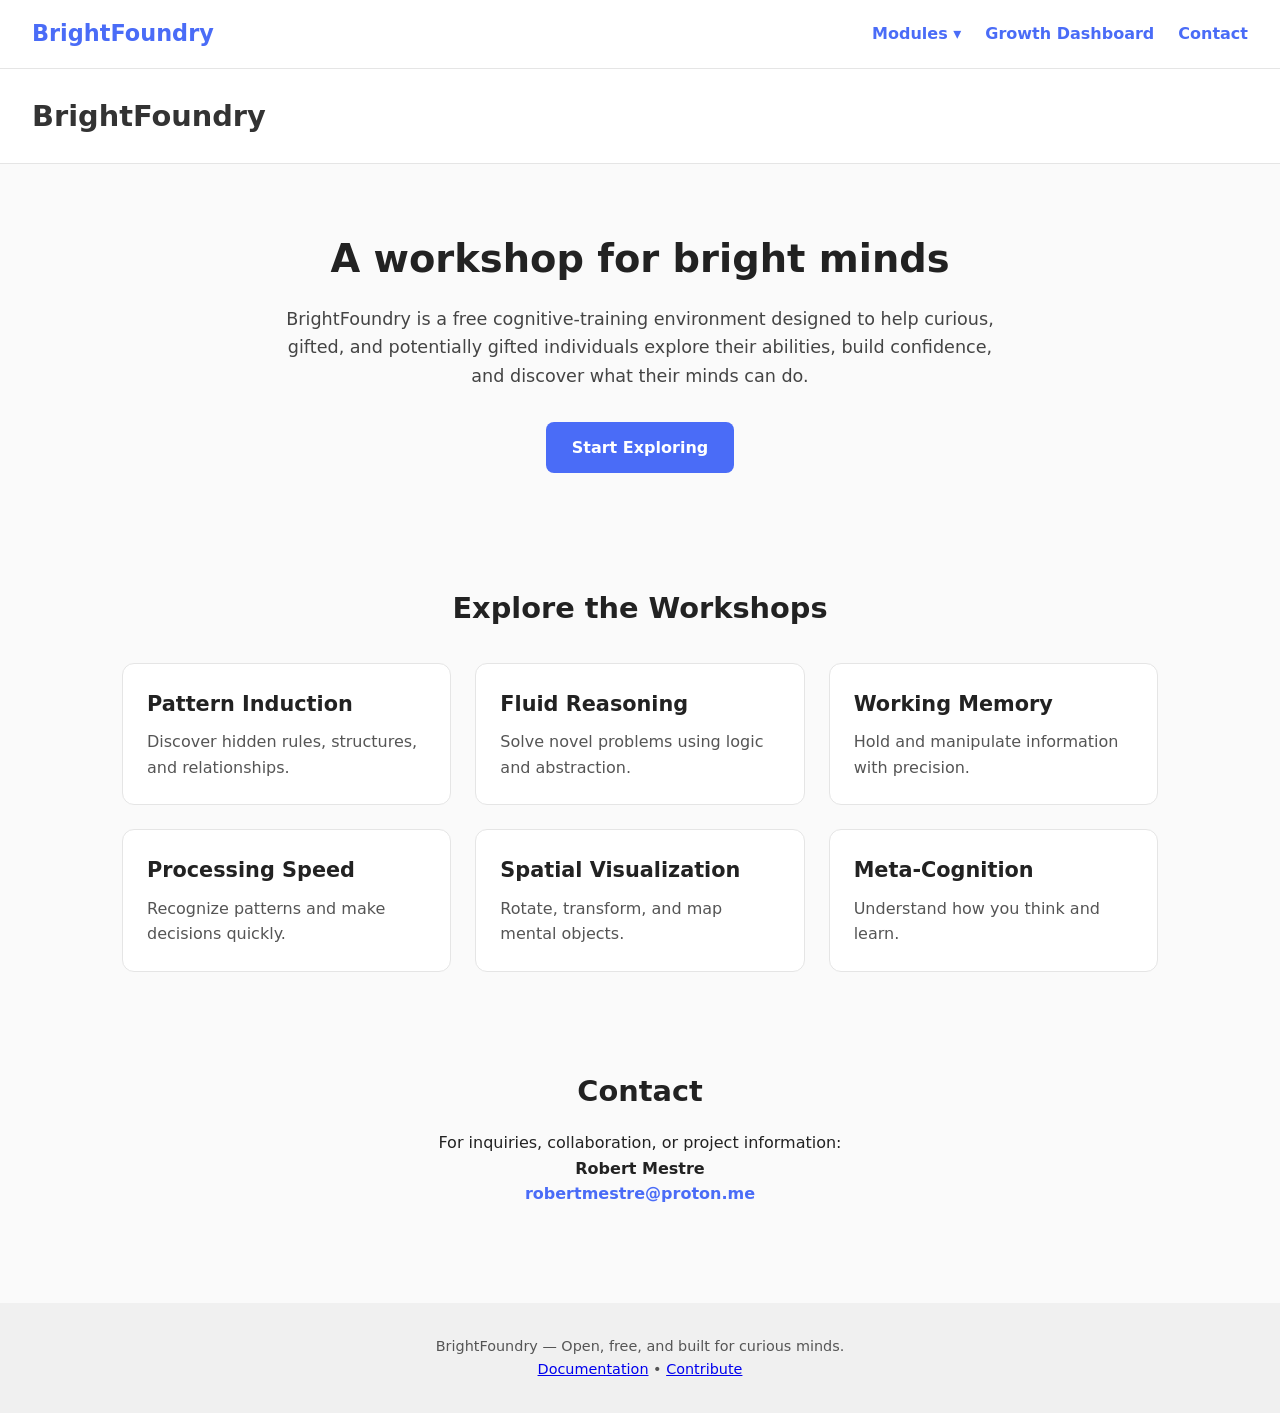
<file: index.html>
<!DOCTYPE html>
<html lang="en">
<head>
    <meta charset="UTF-8" />
    <meta name="viewport" content="width=device-width, initial-scale=1.0" />
    <title>BrightFoundry</title>
    <link rel="stylesheet" href="assets/css/global.css" />
</head>

<body>

    <!-- Global Navigation -->
    <nav class="bf-nav">
        <div class="nav-left">
            <a href="index.html" class="nav-logo">BrightFoundry</a>
        </div>

        <div class="nav-right">

            <!-- Dropdown Menu -->
            <div class="dropdown">
                <span class="dropdown-toggle">Modules ▾</span>
                <div class="dropdown-menu">
                    <a href="modules/pattern-induction/index.html">Pattern Induction</a>
                    <a href="modules/fluid-reasoning/index.html">Fluid Reasoning</a>
                    <a href="modules/working-memory/index.html">Working Memory</a>
                    <a href="modules/processing-speed/index.html">Processing Speed</a>
                    <a href="modules/spatial-visualization/index.html">Spatial Visualization</a>
                    <a href="modules/meta-cognition/index.html">Meta‑Cognition</a>
                </div>
            </div>

            <a href="growth/growth.html">Growth Dashboard</a>
            <a href="#contact">Contact</a>
        </div>
    </nav>

    <!-- Header -->
    <header class="bf-header">
        <div class="logo">
            <h1>BrightFoundry</h1>
        </div>
    </header>

    <!-- Hero Section -->
    <section class="bf-hero">
        <h2>A workshop for bright minds</h2>
        <p>
            BrightFoundry is a free cognitive‑training environment designed to help curious,
            gifted, and potentially gifted individuals explore their abilities, build confidence,
            and discover what their minds can do.
        </p>
        <a href="#modules" class="bf-cta">Start Exploring</a>
    </section>

    <!-- Modules Section -->
    <section id="modules" class="bf-modules">
        <h3>Explore the Workshops</h3>

        <div class="module-grid">

            <a class="module-card" href="modules/pattern-induction/index.html">
                <h4>Pattern Induction</h4>
                <p>Discover hidden rules, structures, and relationships.</p>
            </a>

            <a class="module-card" href="modules/fluid-reasoning/index.html">
                <h4>Fluid Reasoning</h4>
                <p>Solve novel problems using logic and abstraction.</p>
            </a>

            <a class="module-card" href="modules/working-memory/index.html">
                <h4>Working Memory</h4>
                <p>Hold and manipulate information with precision.</p>
            </a>

            <a class="module-card" href="modules/processing-speed/index.html">
                <h4>Processing Speed</h4>
                <p>Recognize patterns and make decisions quickly.</p>
            </a>

            <a class="module-card" href="modules/spatial-visualization/index.html">
                <h4>Spatial Visualization</h4>
                <p>Rotate, transform, and map mental objects.</p>
            </a>

            <a class="module-card" href="modules/meta-cognition/index.html">
                <h4>Meta‑Cognition</h4>
                <p>Understand how you think and learn.</p>
            </a>

        </div>
    </section>

    <!-- Contact Section -->
    <section id="contact" class="bf-contact">
        <h3>Contact</h3>
        <p>For inquiries, collaboration, or project information:</p>
        <p><strong>Robert Mestre</strong></p>
        <p><a href="mailto:robertmestre@proton.me">robertmestre@proton.me</a></p>
    </section>

    <!-- Footer -->
    <footer class="bf-footer">
        <p>BrightFoundry — Open, free, and built for curious minds.</p>
        <p><a href="docs/overview.md">Documentation</a> • <a href="docs/contributing.md">Contribute</a></p>
    </footer>

</body>
</html>
</file>
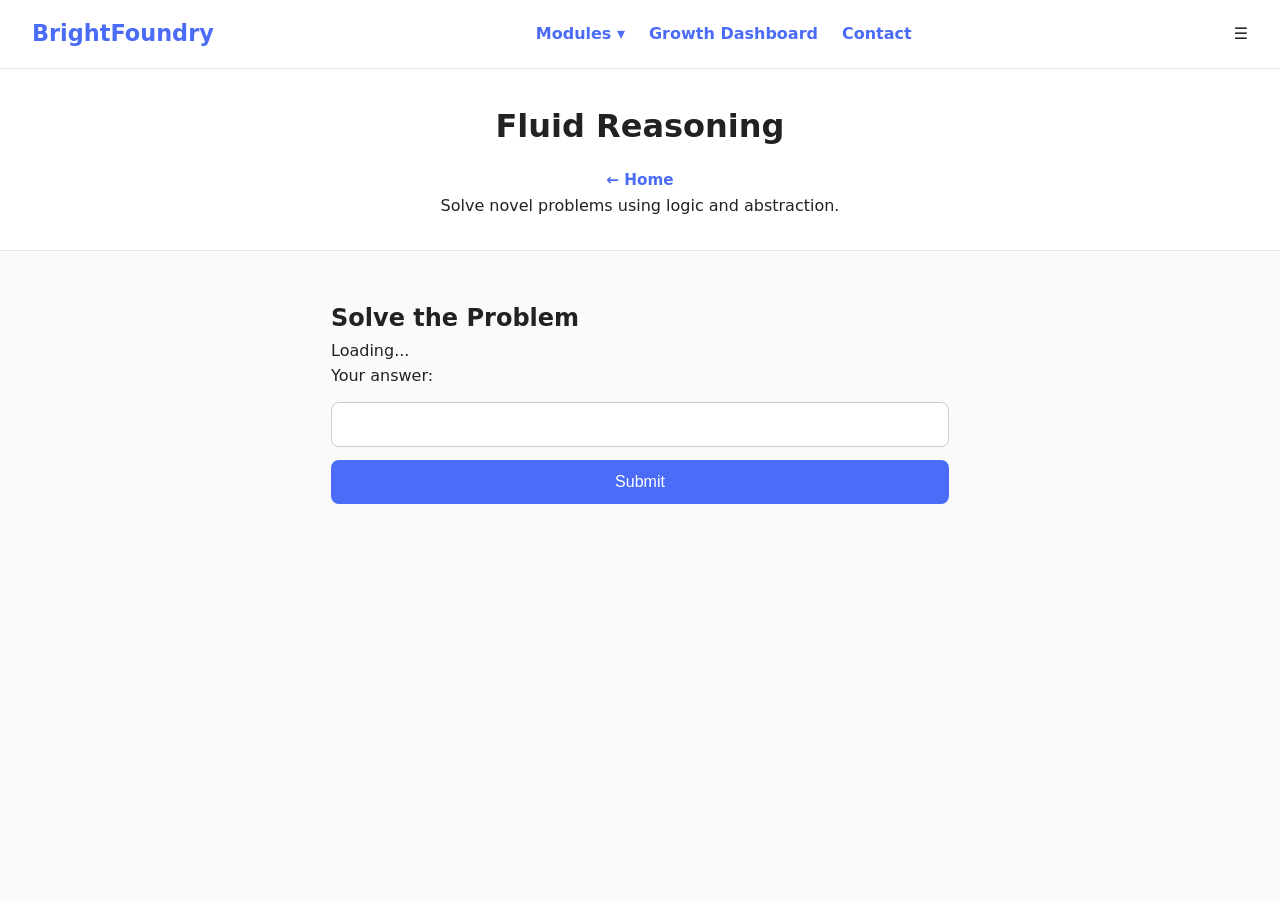
<file: modules/fluid-reasoning/index.html>
<!DOCTYPE html>
<html lang="en">
<head>
    <meta charset="UTF-8" />
    <meta name="viewport" content="width=device-width, initial-scale=1.0" />
    <title>Fluid Reasoning — BrightFoundry</title>
    <link rel="stylesheet" href="../../assets/css/global.css" />
    <link rel="stylesheet" href="styles.css" />
</head>

<body>

<nav class="bf-nav">
    <div class="nav-left">
        <a href="../../index.html" class="nav-logo">BrightFoundry</a>
    </div>

    <div class="nav-right desktop-nav">
        <div class="dropdown">
            <span class="dropdown-toggle">Modules ▾</span>
            <div class="dropdown-menu">
                <a href="../pattern-induction/index.html">Pattern Induction</a>
                <a href="../fluid-reasoning/index.html">Fluid Reasoning</a>
                <a href="../working-memory/index.html">Working Memory</a>
                <a href="../processing-speed/index.html">Processing Speed</a>
                <a href="../spatial-visualization/index.html">Spatial Visualization</a>
                <a href="../meta-cognition/index.html">Meta‑Cognition</a>
            </div>
        </div>

        <a href="../../growth/growth.html">Growth Dashboard</a>
        <a href="../../index.html#contact">Contact</a>
    </div>

    <div class="mobile-menu-icon" onclick="toggleMobileMenu()">☰</div>

    <div id="mobile-menu" class="mobile-menu hidden">
        <a href="../../index.html#modules">Modules</a>
        <a href="../../growth/growth.html">Growth Dashboard</a>
        <a href="../../index.html#contact">Contact</a>

        <div class="mobile-submenu">
            <a href="../pattern-induction/index.html">Pattern Induction</a>
            <a href="../fluid-reasoning/index.html">Fluid Reasoning</a>
            <a href="../working-memory/index.html">Working Memory</a>
            <a href="../processing-speed/index.html">Processing Speed</a>
            <a href="../spatial-visualization/index.html">Spatial Visualization</a>
            <a href="../meta-cognition/index.html">Meta‑Cognition</a>
        </div>
    </div>
</nav>

<script>
function toggleMobileMenu() {
    document.getElementById("mobile-menu").classList.toggle("hidden");
}
</script>

<header class="module-header">
    <h1>Fluid Reasoning</h1>
    <a class="home-btn" href="../../index.html">← Home</a>
    <p>Solve novel problems using logic and abstraction.</p>
</header>

<main class="module-container">

    <div class="reasoning-box">
        <h2>Solve the Problem</h2>
        <p id="problem-display">Loading...</p>
    </div>

    <div class="input-area">
        <label>Your answer:</label>
        <input id="user-answer" type="text" />
        <button id="submit-btn">Submit</button>
    </div>

    <p id="feedback"></p>
    <button id="next-btn" class="hidden">Next Problem</button>

</main>

<script src="logic.js"></script>
</body>
</html>
</file>
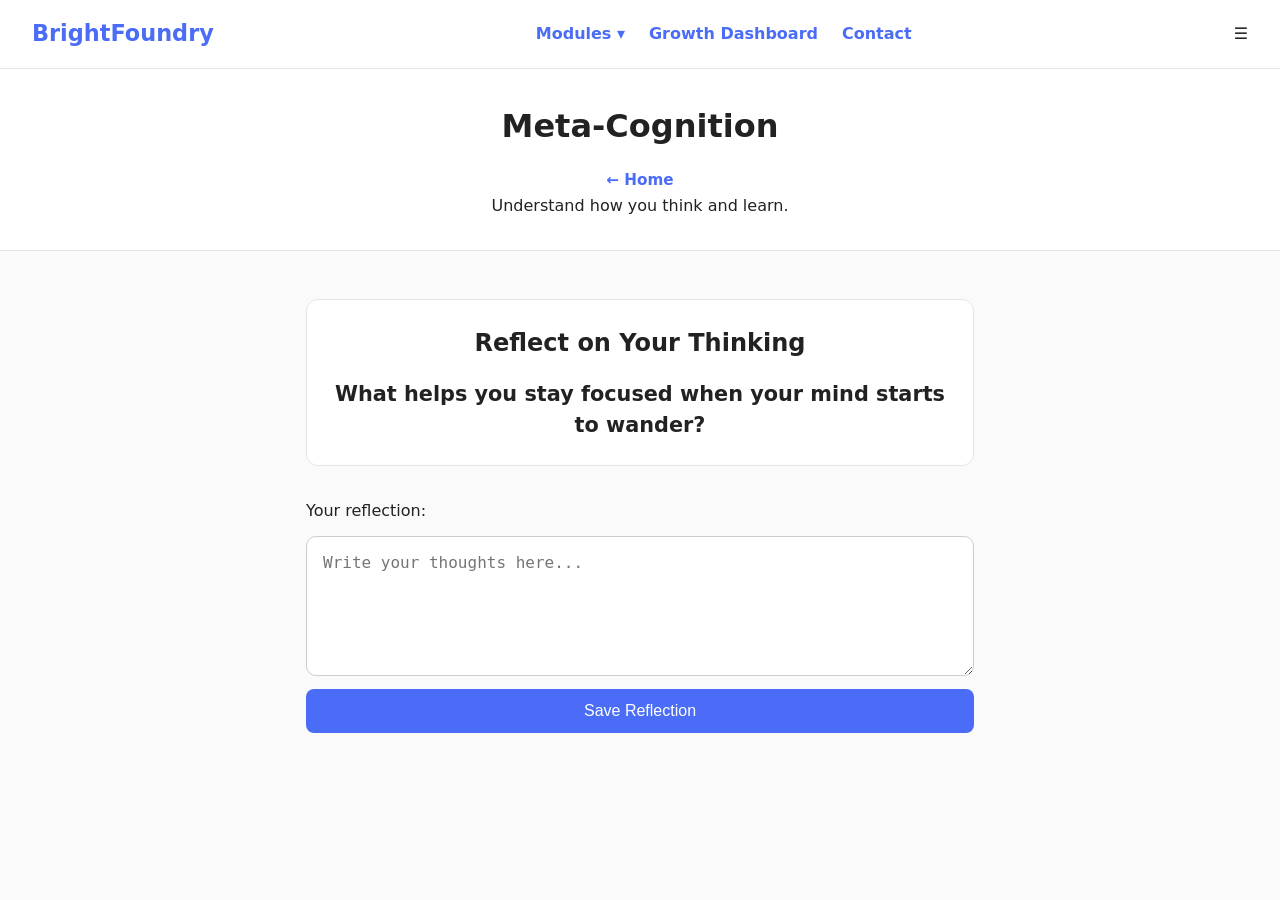
<file: modules/meta-cognition/index.html>
<!DOCTYPE html>
<html lang="en">
<head>
    <meta charset="UTF-8" />
    <meta name="viewport" content="width=device-width, initial-scale=1.0" />
    <title>Meta‑Cognition — BrightFoundry</title>
    <link rel="stylesheet" href="../../assets/css/global.css" />
    <link rel="stylesheet" href="styles.css" />
</head>

<body>

<nav class="bf-nav">
    <div class="nav-left">
        <a href="../../index.html" class="nav-logo">BrightFoundry</a>
    </div>

    <div class="nav-right desktop-nav">
        <div class="dropdown">
            <span class="dropdown-toggle">Modules ▾</span>
            <div class="dropdown-menu">
                <a href="../pattern-induction/index.html">Pattern Induction</a>
                <a href="../fluid-reasoning/index.html">Fluid Reasoning</a>
                <a href="../working-memory/index.html">Working Memory</a>
                <a href="../processing-speed/index.html">Processing Speed</a>
                <a href="../spatial-visualization/index.html">Spatial Visualization</a>
                <a href="../meta-cognition/index.html">Meta‑Cognition</a>
            </div>
        </div>

        <a href="../../growth/growth.html">Growth Dashboard</a>
        <a href="../../index.html#contact">Contact</a>
    </div>

    <div class="mobile-menu-icon" onclick="toggleMobileMenu()">☰</div>

    <div id="mobile-menu" class="mobile-menu hidden">
        <a href="../../index.html#modules">Modules</a>
        <a href="../../growth/growth.html">Growth Dashboard</a>
        <a href="../../index.html#contact">Contact</a>

        <div class="mobile-submenu">
            <a href="../pattern-induction/index.html">Pattern Induction</a>
            <a href="../fluid-reasoning/index.html">Fluid Reasoning</a>
            <a href="../working-memory/index.html">Working Memory</a>
            <a href="../processing-speed/index.html">Processing Speed</a>
            <a href="../spatial-visualization/index.html">Spatial Visualization</a>
            <a href="../meta-cognition/index.html">Meta‑Cognition</a>
        </div>
    </div>
</nav>

<script>
function toggleMobileMenu() {
    document.getElementById("mobile-menu").classList.toggle("hidden");
}
</script>

<header class="module-header">
    <h1>Meta‑Cognition</h1>
    <a class="home-btn" href="../../index.html">← Home</a>
    <p>Understand how you think and learn.</p>
</header>

<main class="module-container">

    <div class="meta-box">
        <h2>Reflect on Your Thinking</h2>
        <p id="prompt-display">Loading...</p>
    </div>

    <div class="input-area">
        <label>Your reflection:</label>
        <textarea id="user-response" placeholder="Write your thoughts here..."></textarea>
        <button id="submit-btn">Save Reflection</button>
    </div>

    <p id="feedback"></p>
    <button id="next-btn" class="hidden">Next Prompt</button>

</main>

<script src="logic.js"></script>
</body>
</html>
</file>
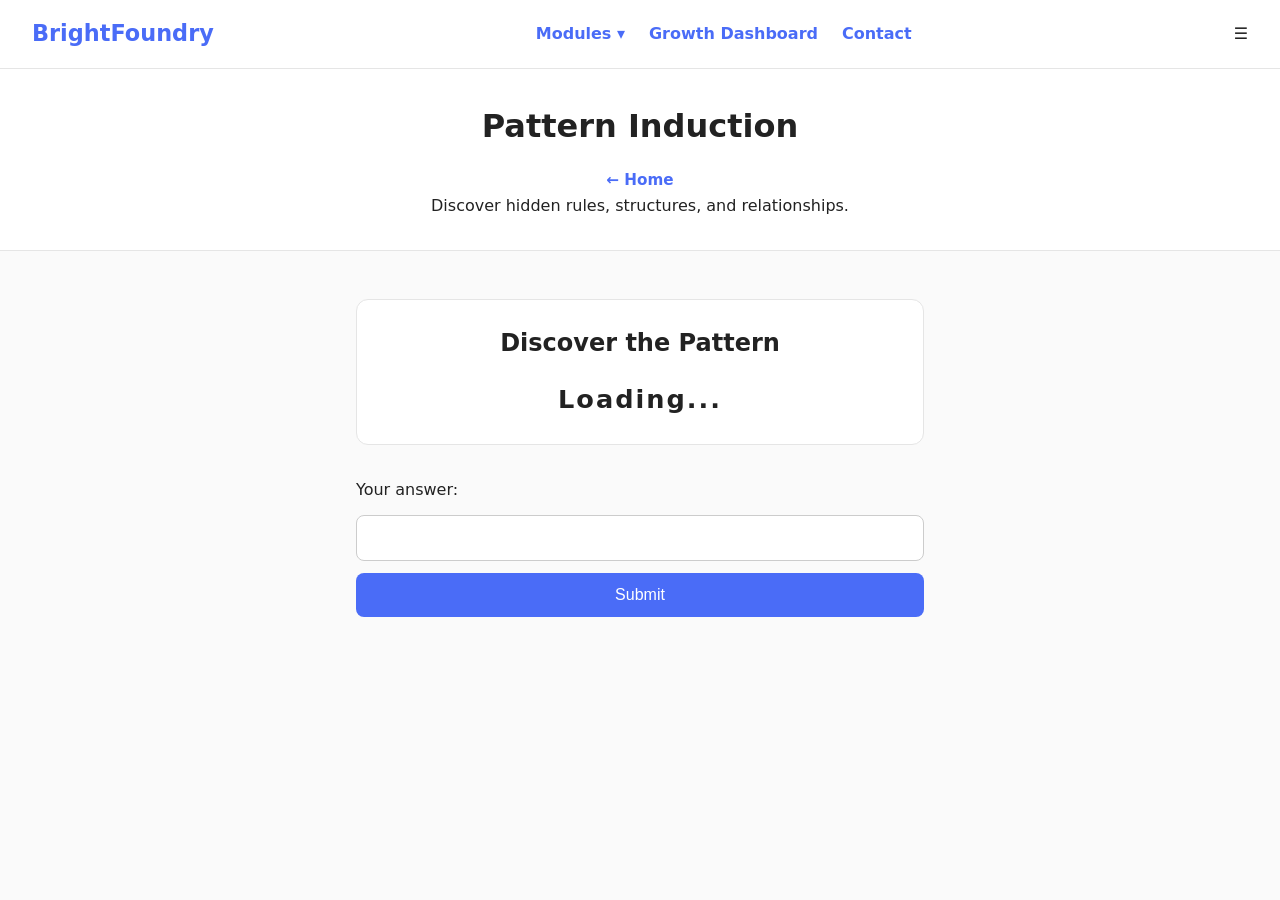
<file: modules/pattern-induction/index.html>
<!DOCTYPE html>
<html lang="en">
<head>
    <meta charset="UTF-8" />
    <meta name="viewport" content="width=device-width, initial-scale=1.0" />
    <title>Pattern Induction — BrightFoundry</title>
    <link rel="stylesheet" href="../../assets/css/global.css" />
    <link rel="stylesheet" href="styles.css" />
</head>

<body>

<nav class="bf-nav">
    <div class="nav-left">
        <a href="../../index.html" class="nav-logo">BrightFoundry</a>
    </div>

    <div class="nav-right desktop-nav">
        <div class="dropdown">
            <span class="dropdown-toggle">Modules ▾</span>
            <div class="dropdown-menu">
                <a href="../pattern-induction/index.html">Pattern Induction</a>
                <a href="../fluid-reasoning/index.html">Fluid Reasoning</a>
                <a href="../working-memory/index.html">Working Memory</a>
                <a href="../processing-speed/index.html">Processing Speed</a>
                <a href="../spatial-visualization/index.html">Spatial Visualization</a>
                <a href="../meta-cognition/index.html">Meta‑Cognition</a>
            </div>
        </div>

        <a href="../../growth/growth.html">Growth Dashboard</a>
        <a href="../../index.html#contact">Contact</a>
    </div>

    <div class="mobile-menu-icon" onclick="toggleMobileMenu()">☰</div>

    <div id="mobile-menu" class="mobile-menu hidden">
        <a href="../../index.html#modules">Modules</a>
        <a href="../../growth/growth.html">Growth Dashboard</a>
        <a href="../../index.html#contact">Contact</a>

        <div class="mobile-submenu">
            <a href="../pattern-induction/index.html">Pattern Induction</a>
            <a href../fluid-reasoning/index.html">Fluid Reasoning</a>
            <a href="../working-memory/index.html">Working Memory</a>
            <a href="../processing-speed/index.html">Processing Speed</a>
            <a href="../spatial-visualization/index.html">Spatial Visualization</a>
            <a href="../meta-cognition/index.html">Meta‑Cognition</a>
        </div>
    </div>
</nav>

<script>
function toggleMobileMenu() {
    document.getElementById("mobile-menu").classList.toggle("hidden");
}
</script>

<header class="module-header">
    <h1>Pattern Induction</h1>
    <a class="home-btn" href="../../index.html">← Home</a>
    <p>Discover hidden rules, structures, and relationships.</p>
</header>

<main class="module-container">

    <div class="pattern-box">
        <h2>Discover the Pattern</h2>
        <p id="sequence-display">Loading...</p>
    </div>

    <div class="input-area">
        <label>Your answer:</label>
        <input id="user-answer" type="text" />
        <button id="submit-btn">Submit</button>
    </div>

    <p id="feedback"></p>
    <button id="next-btn" class="hidden">Next Pattern</button>

</main>

<script src="logic.js"></script>
</body>
</html>
</file>
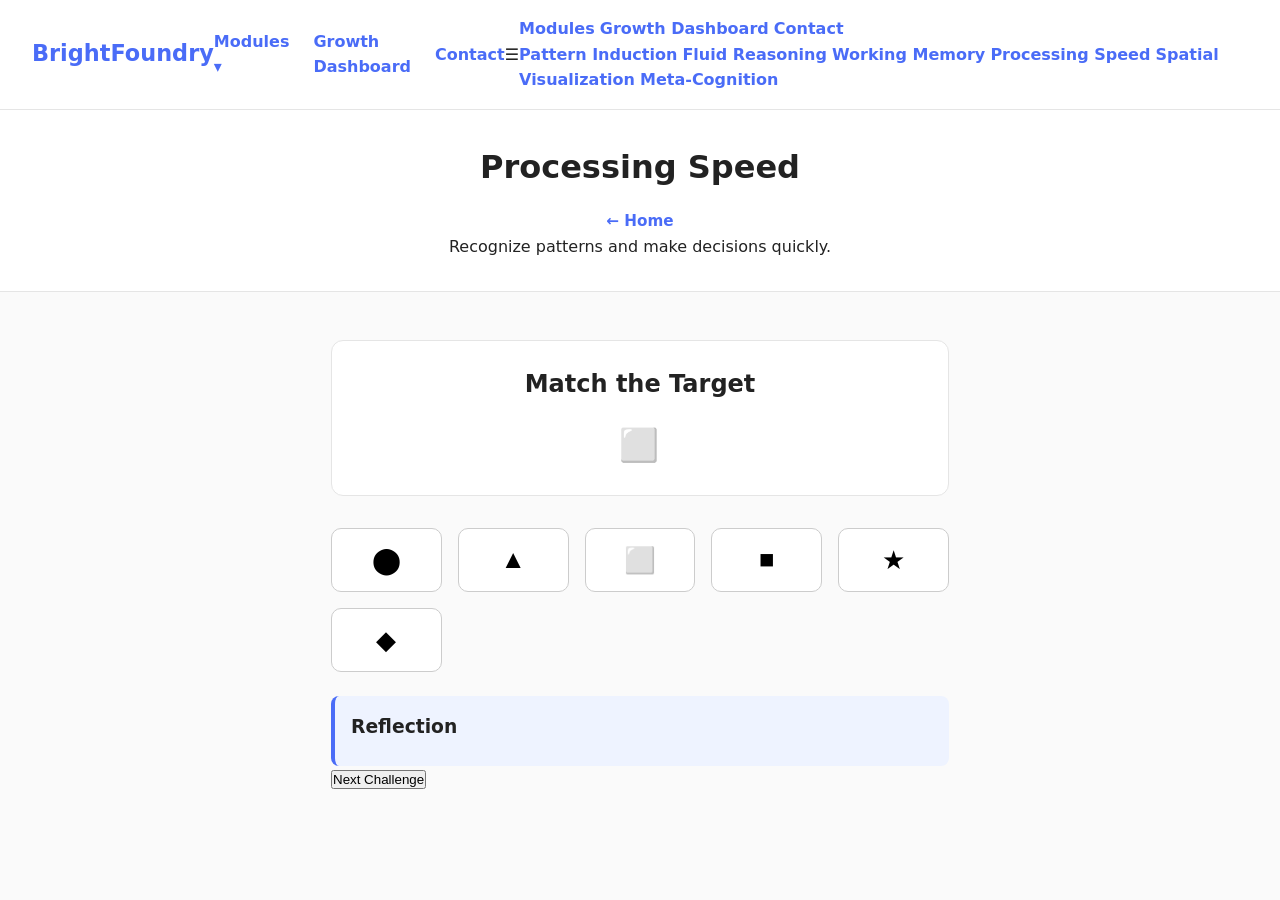
<file: modules/processing-speed/index.html>
<!DOCTYPE html>
<html lang="en">
<head>
    <meta charset="UTF-8" />
    <meta name="viewport" content="width=device-width, initial-scale=1.0" />
    <title>Processing Speed — BrightFoundry</title>
    <link rel="stylesheet" href="../../assets/css/global.css" />
    <link rel="stylesheet" href="styles.css" />
</head>

<body>

<nav class="bf-nav">
    <div class="nav-left">
        <a href="../../index.html" class="nav-logo">BrightFoundry</a>
    </div>

    <div class="nav-right desktop-nav">
        <div class="dropdown">
            <span class="dropdown-toggle">Modules ▾</span>
            <div class="dropdown-menu">
                <a href="../pattern-induction/index.html">Pattern Induction</a>
                <a href="../fluid-reasoning/index.html">Fluid Reasoning</a>
                <a href="../working-memory/index.html">Working Memory</a>
                <a href="../processing-speed/index.html">Processing Speed</a>
                <a href="../spatial-visualization/index.html">Spatial Visualization</a>
                <a href="../meta-cognition/index.html">Meta‑Cognition</a>
            </div>
        </div>

        <a href="../../growth/growth.html">Growth Dashboard</a>
        <a href="../../index.html#contact">Contact</a>
    </div>

    <div class="mobile-menu-icon" onclick="toggleMobileMenu()">☰</div>

    <div id="mobile-menu" class="mobile-menu hidden">
        <a href="../../index.html#modules">Modules</a>
        <a href="../../growth/growth.html">Growth Dashboard</a>
        <a href="../../index.html#contact">Contact</a>

        <div class="mobile-submenu">
            <a href="../pattern-induction/index.html">Pattern Induction</a>
            <a href="../fluid-reasoning/index.html">Fluid Reasoning</a>
            <a href="../working-memory/index.html">Working Memory</a>
            <a href="../processing-speed/index.html">Processing Speed</a>
            <a href="../spatial-visualization/index.html">Spatial Visualization</a>
            <a href="../meta-cognition/index.html">Meta‑Cognition</a>
        </div>
    </div>
</nav>

<script>
function toggleMobileMenu() {
    document.getElementById("mobile-menu").classList.toggle("hidden");
}
</script>

<header class="module-header">
    <h1>Processing Speed</h1>
    <a class="home-btn" href="../../index.html">← Home</a>
    <p>Recognize patterns and make decisions quickly.</p>
</header>

<main class="module-container">

    <div class="speed-box">
        <h2>Match the Target</h2>
        <p id="target-display">Loading...</p>
    </div>

    <div class="options-grid" id="options-grid"></div>

    <p id="feedback"></p>

    <div id="reflection-box" class="reflection hidden">
        <h3>Reflection</h3>
        <p></p>
    </div>

    <button id="next-btn" class="hidden">Next Challenge</button>

</main>

<script src="logic.js"></script>
</body>
</html>
</file>
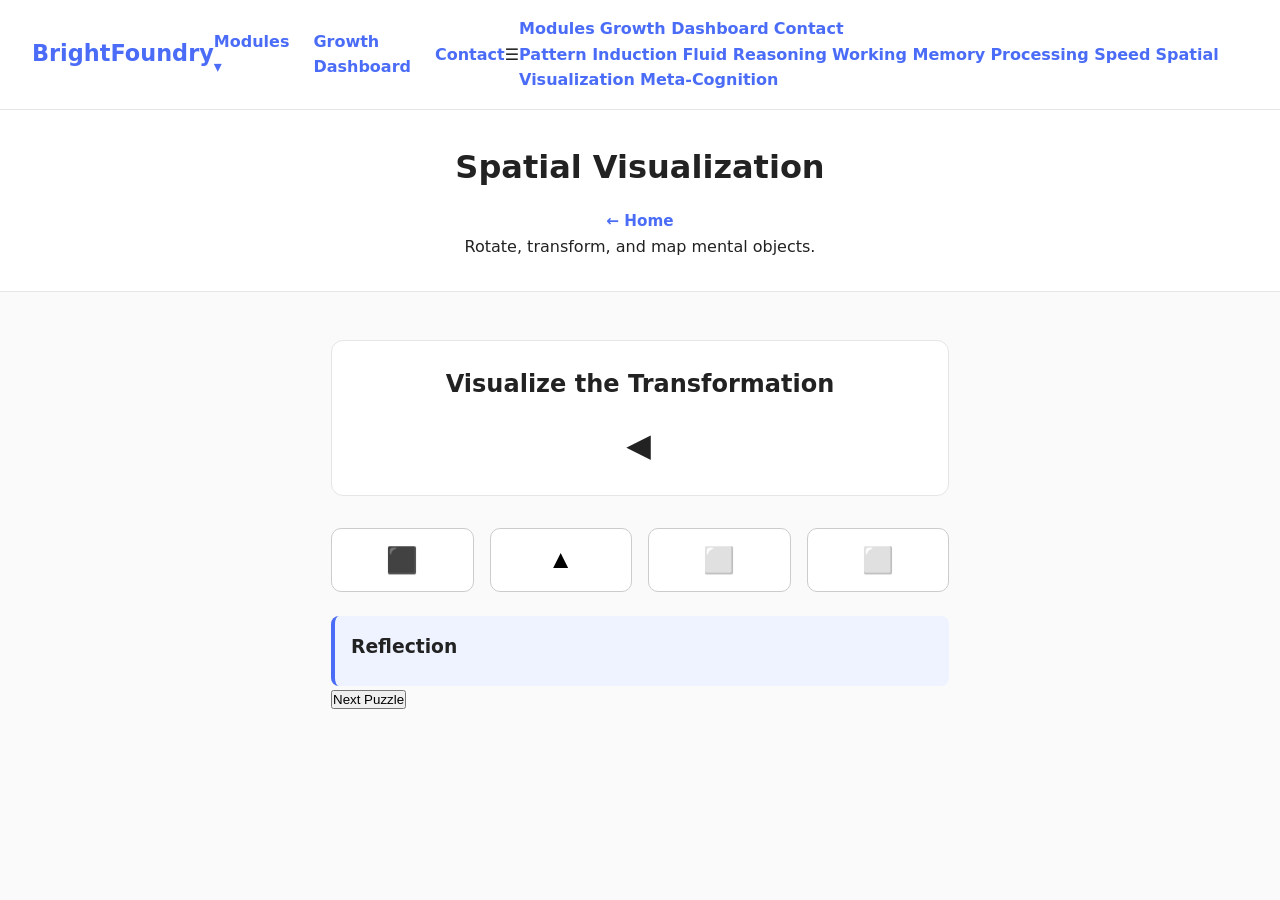
<file: modules/spatial-visualization/index.html>
<!DOCTYPE html>
<html lang="en">
<head>
    <meta charset="UTF-8" />
    <meta name="viewport" content="width=device-width, initial-scale=1.0" />
    <title>Spatial Visualization — BrightFoundry</title>
    <link rel="stylesheet" href="../../assets/css/global.css" />
    <link rel="stylesheet" href="styles.css" />
</head>

<body>

<nav class="bf-nav">
    <div class="nav-left">
        <a href="../../index.html" class="nav-logo">BrightFoundry</a>
    </div>

    <div class="nav-right desktop-nav">
        <div class="dropdown">
            <span class="dropdown-toggle">Modules ▾</span>
            <div class="dropdown-menu">
                <a href="../pattern-induction/index.html">Pattern Induction</a>
                <a href="../fluid-reasoning/index.html">Fluid Reasoning</a>
                <a href="../working-memory/index.html">Working Memory</a>
                <a href="../processing-speed/index.html">Processing Speed</a>
                <a href="../spatial-visualization/index.html">Spatial Visualization</a>
                <a href="../meta-cognition/index.html">Meta‑Cognition</a>
            </div>
        </div>

        <a href="../../growth/growth.html">Growth Dashboard</a>
        <a href="../../index.html#contact">Contact</a>
    </div>

    <div class="mobile-menu-icon" onclick="toggleMobileMenu()">☰</div>

    <div id="mobile-menu" class="mobile-menu hidden">
        <a href="../../index.html#modules">Modules</a>
        <a href="../../growth/growth.html">Growth Dashboard</a>
        <a href="../../index.html#contact">Contact</a>

        <div class="mobile-submenu">
            <a href="../pattern-induction/index.html">Pattern Induction</a>
            <a href="../fluid-reasoning/index.html">Fluid Reasoning</a>
            <a href="../working-memory/index.html">Working Memory</a>
            <a href="../processing-speed/index.html">Processing Speed</a>
            <a href="../spatial-visualization/index.html">Spatial Visualization</a>
            <a href="../meta-cognition/index.html">Meta‑Cognition</a>
        </div>
    </div>
</nav>

<script>
function toggleMobileMenu() {
    document.getElementById("mobile-menu").classList.toggle("hidden");
}
</script>

<header class="module-header">
    <h1>Spatial Visualization</h1>
    <a class="home-btn" href="../../index.html">← Home</a>
    <p>Rotate, transform, and map mental objects.</p>
</header>

<main class="module-container">

    <div class="spatial-box">
        <h2>Visualize the Transformation</h2>
        <p id="spatial-display">Loading...</p>
    </div>

    <div class="options-grid" id="options-grid"></div>

    <p id="feedback"></p>

    <div id="reflection-box" class="reflection hidden">
        <h3>Reflection</h3>
        <p></p>
    </div>

    <button id="next-btn" class="hidden">Next Puzzle</button>

</main>

<script src="logic.js"></script>
</body>
</html>
</file>
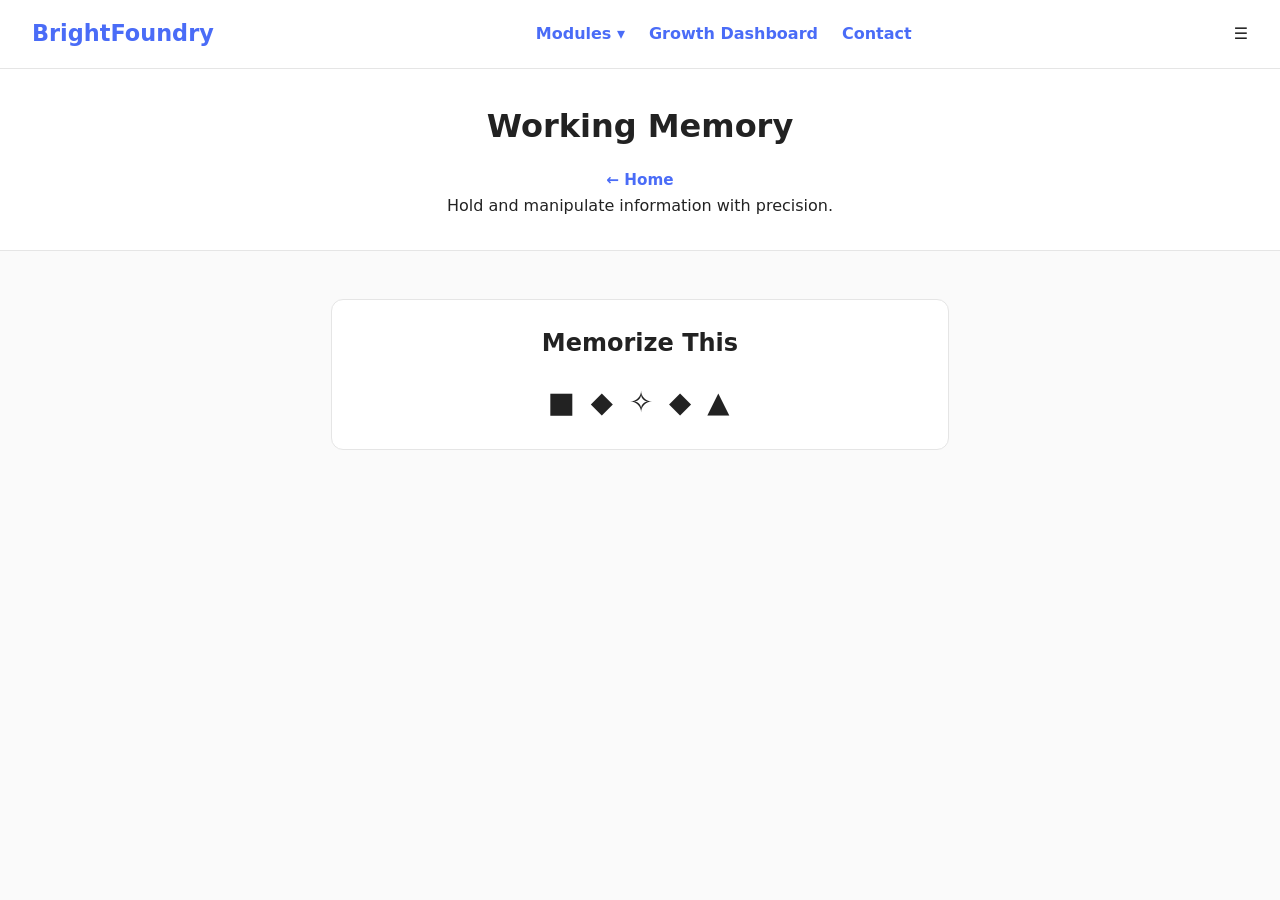
<file: modules/working-memory/index.html>
<!DOCTYPE html>
<html lang="en">
<head>
    <meta charset="UTF-8" />
    <meta name="viewport" content="width=device-width, initial-scale=1.0" />
    <title>Working Memory — BrightFoundry</title>
    <link rel="stylesheet" href="../../assets/css/global.css" />
    <link rel="stylesheet" href="styles.css" />
</head>

<body>

<nav class="bf-nav">
    <div class="nav-left">
        <a href="../../index.html" class="nav-logo">BrightFoundry</a>
    </div>

    <div class="nav-right desktop-nav">
        <div class="dropdown">
            <span class="dropdown-toggle">Modules ▾</span>
            <div class="dropdown-menu">
                <a href="../pattern-induction/index.html">Pattern Induction</a>
                <a href="../fluid-reasoning/index.html">Fluid Reasoning</a>
                <a href="../working-memory/index.html">Working Memory</a>
                <a href="../processing-speed/index.html">Processing Speed</a>
                <a href="../spatial-visualization/index.html">Spatial Visualization</a>
                <a href="../meta-cognition/index.html">Meta‑Cognition</a>
            </div>
        </div>

        <a href="../../growth/growth.html">Growth Dashboard</a>
        <a href="../../index.html#contact">Contact</a>
    </div>

    <div class="mobile-menu-icon" onclick="toggleMobileMenu()">☰</div>

    <div id="mobile-menu" class="mobile-menu hidden">
        <a href="../../index.html#modules">Modules</a>
        <a href="../../growth/growth.html">Growth Dashboard</a>
        <a href="../../index.html#contact">Contact</a>

        <div class="mobile-submenu">
            <a href="../pattern-induction/index.html">Pattern Induction</a>
            <a href="../fluid-reasoning/index.html">Fluid Reasoning</a>
            <a href="../working-memory/index.html">Working Memory</a>
            <a href="../processing-speed/index.html">Processing Speed</a>
            <a href="../spatial-visualization/index.html">Spatial Visualization</a>
            <a href="../meta-cognition/index.html">Meta‑Cognition</a>
        </div>
    </div>
</nav>

<script>
function toggleMobileMenu() {
    document.getElementById("mobile-menu").classList.toggle("hidden");
}
</script>

<header class="module-header">
    <h1>Working Memory</h1>
    <a class="home-btn" href="../../index.html">← Home</a>
    <p>Hold and manipulate information with precision.</p>
</header>

<main class="module-container">

    <div class="memory-box">
        <h2>Memorize This</h2>
        <p id="memory-display">Loading...</p>
    </div>

    <div class="input-area hidden" id="input-area">
        <label>Enter what you remember:</label>
        <input id="user-answer" type="text" placeholder="Type here" />
        <button id="submit-btn">Submit</button>
    </div>

    <p id="feedback"></p>

    <div id="reflection-box" class="reflection hidden">
        <h3>Reflection</h3>
        <p></p>
    </div>

    <button id="next-btn" class="hidden">Next Challenge</button>

</main>

<script src="logic.js"></script>
</body>
</html>
</file>
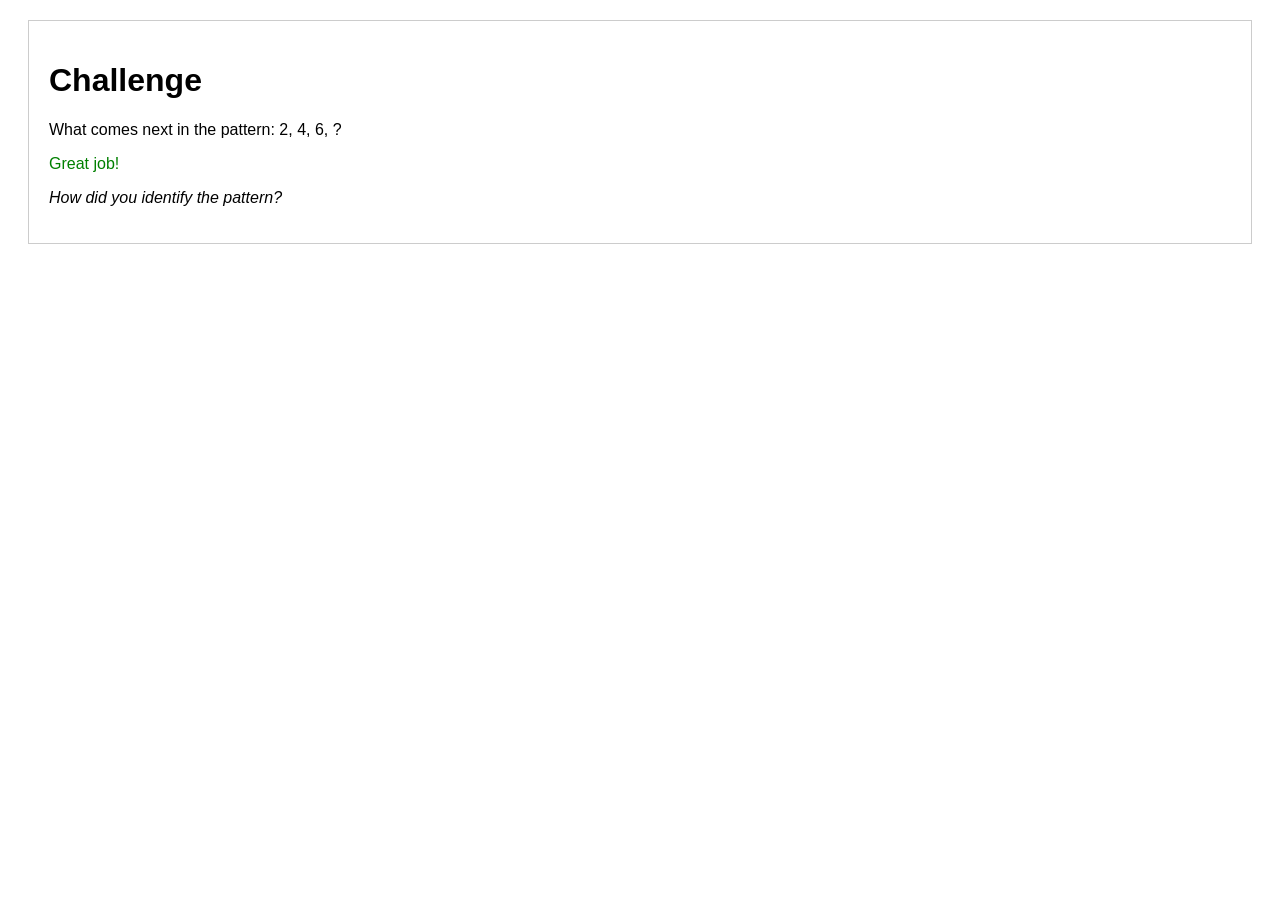
<file: test.html>
<!DOCTYPE html>
<html lang="en">
<head>
    <meta charset="UTF-8">
    <meta name="viewport" content="width=device-width, initial-scale=1.0">
    <title>BrightFoundry - Cognitive Training</title>
    <style>
        body { font-family: Arial, sans-serif; }
        .challenge { margin: 20px; padding: 20px; border: 1px solid #ccc; }
        .feedback { color: green; }
        .reflection { font-style: italic; }
    </style>
</head>
<body>
    <div class="challenge">
        <h1>Challenge</h1>
        <p id="challengeText"></p>
        <p class="feedback" id="feedbackText"></p>
        <p class="reflection" id="reflectionText"></p>
    </div>
    <script>
        function generateChallenge(module) {
            const challenges = {
                "Pattern Induction": { "challenge": "What comes next in the pattern: 2, 4, 6, ?", "correct_answer": "8", "feedback": "Great job!", "reflection": "How did you identify the pattern?", "metadata": { "module": "Pattern Induction", "difficulty": "Medium", "type": "sequence" } },
                "Fluid Reasoning": { "challenge": "If a cat is to kittens, then a dog is to ?", "correct_answer": "puppies", "feedback": "Nice work!", "reflection": "What led to your conclusion?", "metadata": { "module": "Fluid Reasoning", "difficulty": "Medium", "type": "puzzle" } }
                // Add more modules as needed
            };
            return challenges[module];
        }

        const challenge = generateChallenge("Pattern Induction");
        document.getElementById('challengeText').innerText = challenge.challenge;
        document.getElementById('feedbackText').innerText = challenge.feedback;
        document.getElementById('reflectionText').innerText = challenge.reflection;
    </script>
</body>
</html>
</file>
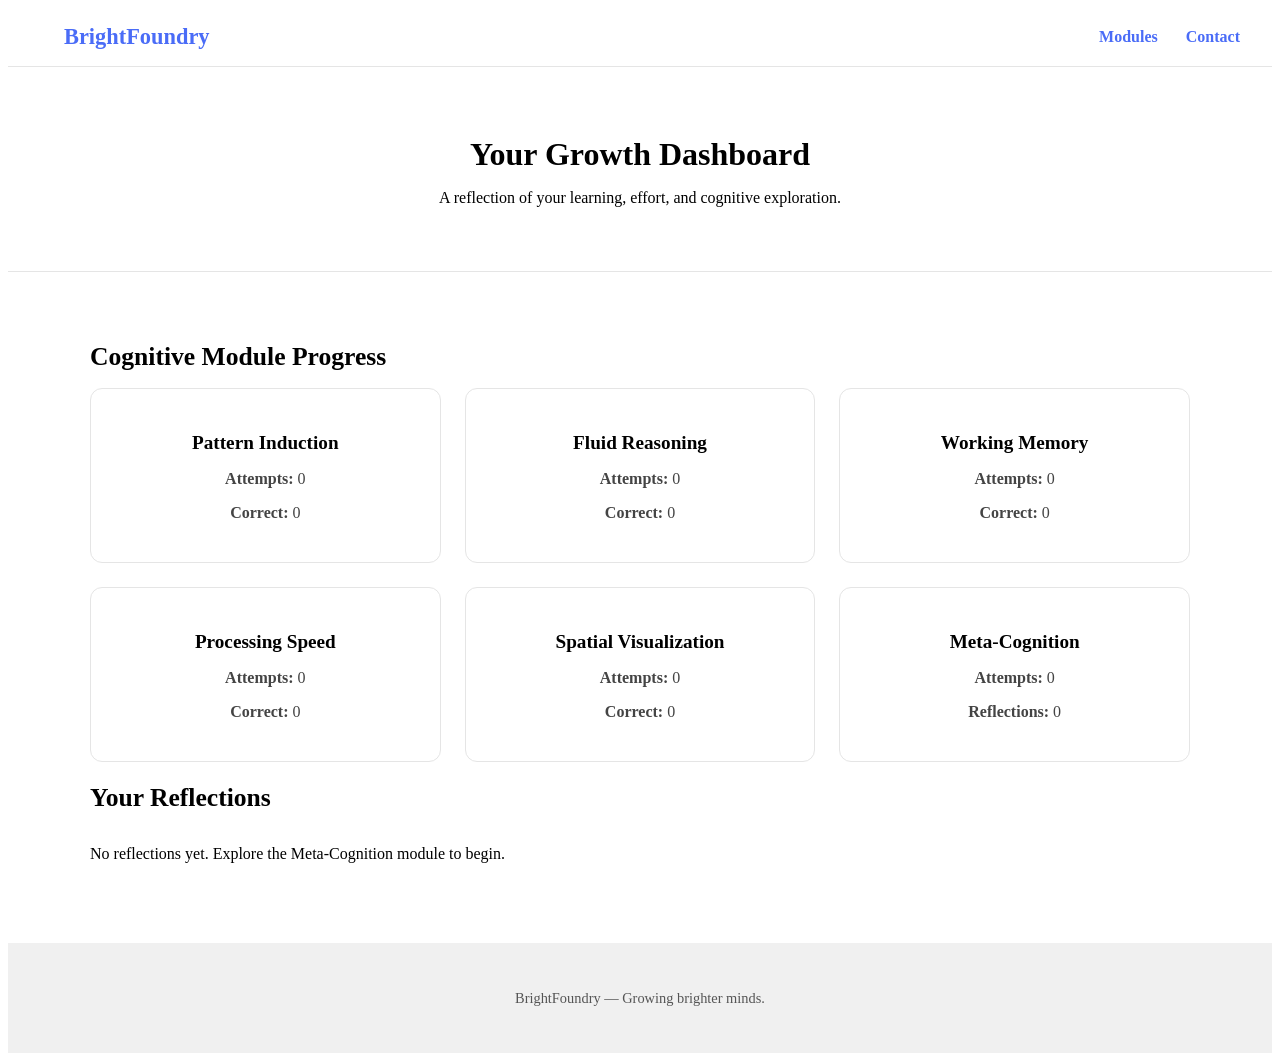
<file: growth/growth.html>
<!DOCTYPE html>
<html lang="en">
<head>
    <meta charset="UTF-8" />
    <meta name="viewport" content="width=device-width, initial-scale=1.0" />
    <title>Growth Dashboard — BrightFoundry</title>
    <link rel="stylesheet" href="growth.css" />
</head>

<body>

    <!-- Global Navigation -->
    <nav class="bf-nav">
        <div class="nav-left">
            <a href="../index.html" class="nav-logo">BrightFoundry</a>
        </div>
        <div class="nav-right">
            <a href="../index.html#modules">Modules</a>
            <a href="../index.html#contact">Contact</a>
        </div>
    </nav>

    <header class="dashboard-header">
        <h1>Your Growth Dashboard</h1>
        <p>A reflection of your learning, effort, and cognitive exploration.</p>
    </header>

    <main class="dashboard-container">

        <!-- Stats Section -->
        <section class="stats-section">
            <h2>Cognitive Module Progress</h2>
            <div id="stats-grid" class="stats-grid">
                <!-- Stats injected by JS -->
            </div>
        </section>

        <!-- Reflections Section -->
        <section class="reflections-section">
            <h2>Your Reflections</h2>
            <div id="reflections-list" class="reflections-list">
                <!-- Reflections injected by JS -->
            </div>
        </section>

    </main>

    <footer class="bf-footer">
        <p>BrightFoundry — Growing brighter minds.</p>
    </footer>

    <script src="growth.js"></script>
</body>
</html>
</file>
<file: assets/css/global.css>
/* ------------------------------
   Global Reset
------------------------------ */
* {
    margin: 0;
    padding: 0;
    box-sizing: border-box;
}

body {
    font-family: system-ui, sans-serif;
    background: #fafafa;
    color: #222;
    line-height: 1.6;
}

/* ------------------------------
   Global Navigation Bar
------------------------------ */
.bf-nav {
    display: flex;
    justify-content: space-between;
    align-items: center;
    padding: 1rem 2rem;
    background: #ffffff;
    border-bottom: 1px solid #e5e5e5;
    position: sticky;
    top: 0;
    z-index: 1000;
}

.nav-logo {
    font-size: 1.4rem;
    font-weight: 700;
    color: #333;
    text-decoration: none;
}

/* Right side links */
.nav-right {
    display: flex;
    align-items: center;
    gap: 1.5rem;
}

.bf-nav a {
    text-decoration: none;
    color: #4a6cf7;
    font-weight: 600;
}

.bf-nav a:hover {
    text-decoration: underline;
}

/* ------------------------------
   Dropdown Menu
------------------------------ */
.dropdown {
    position: relative;
}

.dropdown-toggle {
    cursor: pointer;
    color: #4a6cf7;
    font-weight: 600;
}

.dropdown-menu {
    position: absolute;
    top: 2.4rem;
    left: 0;
    background: #ffffff;
    border: 1px solid #e5e5e5;
    border-radius: 8px;
    padding: 0.5rem 0;
    min-width: 200px;
    display: none;
    box-shadow: 0 6px 18px rgba(0,0,0,0.08);
}

.dropdown-menu a {
    display: block;
    padding: 0.6rem 1rem;
    color: #333;
    text-decoration: none;
    font-weight: 500;
}

.dropdown-menu a:hover {
    background: #eef3ff;
}

/* Show dropdown on hover */
.dropdown:hover .dropdown-menu {
    display: block;
}

/* ------------------------------
   Header
------------------------------ */
.bf-header {
    padding: 1.5rem 2rem;
    background: #ffffff;
    border-bottom: 1px solid #e5e5e5;
}

.bf-header .logo h1 {
    font-size: 1.8rem;
    font-weight: 700;
    color: #333;
}

/* ------------------------------
   Hero Section
------------------------------ */
.bf-hero {
    text-align: center;
    padding: 4rem 2rem;
    max-width: 800px;
    margin: 0 auto;
}

.bf-hero h2 {
    font-size: 2.4rem;
    margin-bottom: 1rem;
    font-weight: 700;
}

.bf-hero p {
    font-size: 1.1rem;
    margin-bottom: 2rem;
    color: #444;
}

.bf-cta {
    display: inline-block;
    padding: 0.8rem 1.6rem;
    background: #4a6cf7;
    color: #fff;
    border-radius: 8px;
    text-decoration: none;
    font-weight: 600;
    transition: background 0.2s ease;
}

.bf-cta:hover {
    background: #3d5be0;
}

/* ------------------------------
   Modules Section
------------------------------ */
.bf-modules {
    padding: 3rem 2rem;
    max-width: 1100px;
    margin: 0 auto;
}

.bf-modules h3 {
    text-align: center;
    font-size: 1.8rem;
    margin-bottom: 2rem;
}

.module-grid {
    display: grid;
    grid-template-columns: repeat(auto-fit, minmax(260px, 1fr));
    gap: 1.5rem;
}

.module-card {
    background: #ffffff;
    padding: 1.5rem;
    border-radius: 12px;
    text-decoration: none;
    color: #222;
    border: 1px solid #e5e5e5;
    transition: transform 0.15s ease, box-shadow 0.15s ease;
}

.module-card:hover {
    transform: translateY(-4px);
    box-shadow: 0 6px 18px rgba(0,0,0,0.08);
}

.module-card h4 {
    font-size: 1.3rem;
    margin-bottom: 0.5rem;
    font-weight: 600;
}

.module-card p {
    color: #555;
}

/* ------------------------------
   Contact Section
------------------------------ */
.bf-contact {
    padding: 3rem 2rem;
    max-width: 800px;
    margin: 0 auto;
    text-align: center;
}

.bf-contact h3 {
    font-size: 1.8rem;
    margin-bottom: 1rem;
}

.bf-contact a {
    color: #4a6cf7;
    text-decoration: none;
    font-weight: 600;
}

.bf-contact a:hover {
    text-decoration: underline;
}

/* ------------------------------
   Footer
------------------------------ */
.bf-footer {
    text-align: center;
    padding: 2rem;
    margin-top: 3rem;
    background: #f0f0f0;
    color: #555;
    font-size: 0.9rem;
}
</file>
<file: modules/fluid-reasoning/styles.css>
/* ------------------------------
   Global
------------------------------ */
body {
    font-family: system-ui, sans-serif;
    background: #fafafa;
    color: #222;
    margin: 0;
    padding: 0;
}

/* ------------------------------
   Header
------------------------------ */
.module-header {
    text-align: center;
    padding: 2rem;
    background: #ffffff;
    border-bottom: 1px solid #e5e5e5;
}

.module-header h1 {
    font-size: 2rem;
    margin-bottom: 0.5rem;
}

/* Home Button */
.home-btn {
    display: inline-block;
    margin-top: 0.5rem;
    color: #4a6cf7;
    text-decoration: none;
    font-weight: 600;
    font-size: 0.95rem;
}

.home-btn:hover {
    text-decoration: underline;
}

/* ------------------------------
   Main Container
------------------------------ */
.module-container {
    max-width: 650px;
    margin: 2rem auto;
    padding: 1rem;
}

/* ------------------------------
   Puzzle Display
------------------------------ */
.puzzle-box {
    background: #ffffff;
    padding: 1.5rem;
    border-radius: 12px;
    border: 1px solid #e5e5e5;
    text-align: center;
    margin-bottom: 2rem;
}

.puzzle-box h2 {
    margin-bottom: 1rem;
}

#puzzle-display {
    font-size: 1.3rem;
    font-weight: 600;
    line-height: 1.5;
}

/* ------------------------------
   Input Area
------------------------------ */
.input-area {
    display: flex;
    flex-direction: column;
    gap: 0.8rem;
}

input {
    padding: 0.8rem;
    border-radius: 8px;
    border: 1px solid #ccc;
    font-size: 1rem;
}

button {
    padding: 0.8rem 1.2rem;
    background: #4a6cf7;
    color: #fff;
    border: none;
    border-radius: 8px;
    font-size: 1rem;
    cursor: pointer;
}

button:hover {
    background: #3d5be0;
}

.hidden {
    display: none;
}

/* ------------------------------
   Feedback
------------------------------ */
#feedback {
    margin-top: 1rem;
    font-weight: 600;
    text-align: center;
}

/* ------------------------------
   Reflection Box
------------------------------ */
.reflection {
    background: #eef3ff;
    border-left: 4px solid #4a6cf7;
    padding: 1rem;
    margin-top: 1.5rem;
    border-radius: 8px;
}

.reflection h3 {
    margin-bottom: 0.5rem;
}

/* ------------------------------
   Responsive
------------------------------ */
@media (max-width: 480px) {
    .module-container {
        padding: 0.5rem;
    }

    #puzzle-display {
        font-size: 1.2rem;
    }

    button {
        font-size: 0.95rem;
    }
}
</file>
<file: modules/meta-cognition/styles.css>
/* ------------------------------
   Global
------------------------------ */
body {
    font-family: system-ui, sans-serif;
    background: #fafafa;
    color: #222;
    margin: 0;
    padding: 0;
}

/* ------------------------------
   Header
------------------------------ */
.module-header {
    text-align: center;
    padding: 2rem;
    background: #ffffff;
    border-bottom: 1px solid #e5e5e5;
}

.module-header h1 {
    font-size: 2rem;
    margin-bottom: 0.5rem;
}

/* Home Button */
.home-btn {
    display: inline-block;
    margin-top: 0.5rem;
    color: #4a6cf7;
    text-decoration: none;
    font-weight: 600;
    font-size: 0.95rem;
}

.home-btn:hover {
    text-decoration: underline;
}

/* ------------------------------
   Main Container
------------------------------ */
.module-container {
    max-width: 700px;
    margin: 2rem auto;
    padding: 1rem;
}

/* ------------------------------
   Meta Prompt Display
------------------------------ */
.meta-box {
    background: #ffffff;
    padding: 1.5rem;
    border-radius: 12px;
    border: 1px solid #e5e5e5;
    text-align: center;
    margin-bottom: 2rem;
}

.meta-box h2 {
    margin-bottom: 1rem;
}

#prompt-display {
    font-size: 1.3rem;
    font-weight: 600;
    line-height: 1.5;
}

/* ------------------------------
   Input Area
------------------------------ */
.input-area {
    display: flex;
    flex-direction: column;
    gap: 0.8rem;
}

textarea {
    padding: 1rem;
    border-radius: 10px;
    border: 1px solid #ccc;
    font-size: 1rem;
    min-height: 140px;
    resize: vertical;
}

button {
    padding: 0.8rem 1.2rem;
    background: #4a6cf7;
    color: #fff;
    border: none;
    border-radius: 8px;
    font-size: 1rem;
    cursor: pointer;
}

button:hover {
    background: #3d5be0;
}

.hidden {
    display: none;
}

/* ------------------------------
   Feedback
------------------------------ */
#feedback {
    margin-top: 1rem;
    font-weight: 600;
    text-align: center;
}

/* ------------------------------
   Responsive
------------------------------ */
@media (max-width: 480px) {
    .module-container {
        padding: 0.5rem;
    }

    #prompt-display {
        font-size: 1.1rem;
    }

    button {
        font-size: 0.95rem;
    }
}
</file>
<file: modules/pattern-induction/styles.css>
/* ------------------------------
   Global
------------------------------ */
body {
    font-family: system-ui, sans-serif;
    background: #fafafa;
    color: #222;
    margin: 0;
    padding: 0;
}

/* ------------------------------
   Header
------------------------------ */
.module-header {
    text-align: center;
    padding: 2rem;
    background: #ffffff;
    border-bottom: 1px solid #e5e5e5;
}

.module-header h1 {
    font-size: 2rem;
    margin-bottom: 0.5rem;
}

/* Home Button */
.home-btn {
    display: inline-block;
    margin-top: 0.5rem;
    color: #4a6cf7;
    text-decoration: none;
    font-weight: 600;
    font-size: 0.95rem;
}

.home-btn:hover {
    text-decoration: underline;
}

/* ------------------------------
   Main Container
------------------------------ */
.module-container {
    max-width: 600px;
    margin: 2rem auto;
    padding: 1rem;
}

/* ------------------------------
   Pattern Display
------------------------------ */
.pattern-box {
    background: #ffffff;
    padding: 1.5rem;
    border-radius: 12px;
    border: 1px solid #e5e5e5;
    text-align: center;
    margin-bottom: 2rem;
}

.pattern-box h2 {
    margin-bottom: 1rem;
}

#sequence-display {
    font-size: 1.6rem;
    font-weight: 600;
    letter-spacing: 2px;
}

/* ------------------------------
   Input Area
------------------------------ */
.input-area {
    display: flex;
    flex-direction: column;
    gap: 0.8rem;
}

input {
    padding: 0.8rem;
    border-radius: 8px;
    border: 1px solid #ccc;
    font-size: 1rem;
}

button {
    padding: 0.8rem 1.2rem;
    background: #4a6cf7;
    color: #fff;
    border: none;
    border-radius: 8px;
    font-size: 1rem;
    cursor: pointer;
}

button:hover {
    background: #3d5be0;
}

.hidden {
    display: none;
}

/* ------------------------------
   Feedback
------------------------------ */
#feedback {
    margin-top: 1rem;
    font-weight: 600;
    text-align: center;
}

/* ------------------------------
   Reflection Box
------------------------------ */
.reflection {
    background: #eef3ff;
    border-left: 4px solid #4a6cf7;
    padding: 1rem;
    margin-top: 1.5rem;
    border-radius: 8px;
}

.reflection h3 {
    margin-bottom: 0.5rem;
}

/* ------------------------------
   Responsive
------------------------------ */
@media (max-width: 480px) {
    .module-container {
        padding: 0.5rem;
    }

    #sequence-display {
        font-size: 1.4rem;
        letter-spacing: 1px;
    }

    button {
        font-size: 0.95rem;
    }
}
</file>
<file: modules/processing-speed/styles.css>
/* ------------------------------
   Global
------------------------------ */
body {
    font-family: system-ui, sans-serif;
    background: #fafafa;
    color: #222;
    margin: 0;
    padding: 0;
}

/* ------------------------------
   Header
------------------------------ */
.module-header {
    text-align: center;
    padding: 2rem;
    background: #ffffff;
    border-bottom: 1px solid #e5e5e5;
}

.module-header h1 {
    font-size: 2rem;
    margin-bottom: 0.5rem;
}

/* Home Button */
.home-btn {
    display: inline-block;
    margin-top: 0.5rem;
    color: #4a6cf7;
    text-decoration: none;
    font-weight: 600;
    font-size: 0.95rem;
}

.home-btn:hover {
    text-decoration: underline;
}

/* ------------------------------
   Main Container
------------------------------ */
.module-container {
    max-width: 650px;
    margin: 2rem auto;
    padding: 1rem;
}

/* ------------------------------
   Target Display
------------------------------ */
.speed-box {
    background: #ffffff;
    padding: 1.5rem;
    border-radius: 12px;
    border: 1px solid #e5e5e5;
    text-align: center;
    margin-bottom: 2rem;
}

.speed-box h2 {
    margin-bottom: 1rem;
}

#target-display {
    font-size: 2rem;
    font-weight: 700;
    letter-spacing: 3px;
}

/* ------------------------------
   Options Grid
------------------------------ */
.options-grid {
    display: grid;
    grid-template-columns: repeat(auto-fit, minmax(90px, 1fr));
    gap: 1rem;
    margin-bottom: 1.5rem;
}

.option-btn {
    background: #ffffff;
    border: 1px solid #ccc;
    border-radius: 10px;
    padding: 1rem;
    font-size: 1.6rem;
    cursor: pointer;
    text-align: center;
    transition: background 0.2s ease, transform 0.1s ease;
}

.option-btn:hover {
    background: #eef3ff;
    transform: translateY(-2px);
}

/* ------------------------------
   Feedback
------------------------------ */
#feedback {
    margin-top: 1rem;
    font-weight: 600;
    text-align: center;
}

/* ------------------------------
   Reflection Box
------------------------------ */
.reflection {
    background: #eef3ff;
    border-left: 4px solid #4a6cf7;
    padding: 1rem;
    margin-top: 1.5rem;
    border-radius: 8px;
}

.reflection h3 {
    margin-bottom: 0.5rem;
}

/* ------------------------------
   Responsive
------------------------------ */
@media (max-width: 480px) {
    .module-container {
        padding: 0.5rem;
    }

    #target-display {
        font-size: 1.6rem;
    }

    .option-btn {
        font-size: 1.4rem;
    }
}
</file>
<file: modules/spatial-visualization/styles.css>
/* ------------------------------
   Global
------------------------------ */
body {
    font-family: system-ui, sans-serif;
    background: #fafafa;
    color: #222;
    margin: 0;
    padding: 0;
}

/* ------------------------------
   Header
------------------------------ */
.module-header {
    text-align: center;
    padding: 2rem;
    background: #ffffff;
    border-bottom: 1px solid #e5e5e5;
}

.module-header h1 {
    font-size: 2rem;
    margin-bottom: 0.5rem;
}

/* Home Button */
.home-btn {
    display: inline-block;
    margin-top: 0.5rem;
    color: #4a6cf7;
    text-decoration: none;
    font-weight: 600;
    font-size: 0.95rem;
}

.home-btn:hover {
    text-decoration: underline;
}

/* ------------------------------
   Main Container
------------------------------ */
.module-container {
    max-width: 650px;
    margin: 2rem auto;
    padding: 1rem;
}

/* ------------------------------
   Spatial Display
------------------------------ */
.spatial-box {
    background: #ffffff;
    padding: 1.5rem;
    border-radius: 12px;
    border: 1px solid #e5e5e5;
    text-align: center;
    margin-bottom: 2rem;
}

.spatial-box h2 {
    margin-bottom: 1rem;
}

#spatial-display {
    font-size: 2rem;
    font-weight: 700;
    letter-spacing: 3px;
    white-space: pre-line;
}

/* ------------------------------
   Options Grid
------------------------------ */
.options-grid {
    display: grid;
    grid-template-columns: repeat(auto-fit, minmax(90px, 1fr));
    gap: 1rem;
    margin-bottom: 1.5rem;
}

.option-btn {
    background: #ffffff;
    border: 1px solid #ccc;
    border-radius: 10px;
    padding: 1rem;
    font-size: 1.6rem;
    cursor: pointer;
    text-align: center;
    transition: background 0.2s ease, transform 0.1s ease;
    white-space: pre-line;
}

.option-btn:hover {
    background: #eef3ff;
    transform: translateY(-2px);
}

/* ------------------------------
   Feedback
------------------------------ */
#feedback {
    margin-top: 1rem;
    font-weight: 600;
    text-align: center;
}

/* ------------------------------
   Reflection Box
------------------------------ */
.reflection {
    background: #eef3ff;
    border-left: 4px solid #4a6cf7;
    padding: 1rem;
    margin-top: 1.5rem;
    border-radius: 8px;
}

.reflection h3 {
    margin-bottom: 0.5rem;
}

/* ------------------------------
   Responsive
------------------------------ */
@media (max-width: 480px) {
    .module-container {
        padding: 0.5rem;
    }

    #spatial-display {
        font-size: 1.6rem;
    }

    .option-btn {
        font-size: 1.4rem;
    }
}
</file>
<file: modules/working-memory/styles.css>
/* ------------------------------
   Global
------------------------------ */
body {
    font-family: system-ui, sans-serif;
    background: #fafafa;
    color: #222;
    margin: 0;
    padding: 0;
}

/* ------------------------------
   Header
------------------------------ */
.module-header {
    text-align: center;
    padding: 2rem;
    background: #ffffff;
    border-bottom: 1px solid #e5e5e5;
}

.module-header h1 {
    font-size: 2rem;
    margin-bottom: 0.5rem;
}

/* Home Button */
.home-btn {
    display: inline-block;
    margin-top: 0.5rem;
    color: #4a6cf7;
    text-decoration: none;
    font-weight: 600;
    font-size: 0.95rem;
}

.home-btn:hover {
    text-decoration: underline;
}

/* ------------------------------
   Main Container
------------------------------ */
.module-container {
    max-width: 650px;
    margin: 2rem auto;
    padding: 1rem;
}

/* ------------------------------
   Memory Display
------------------------------ */
.memory-box {
    background: #ffffff;
    padding: 1.5rem;
    border-radius: 12px;
    border: 1px solid #e5e5e5;
    text-align: center;
    margin-bottom: 2rem;
}

.memory-box h2 {
    margin-bottom: 1rem;
}

#memory-display {
    font-size: 1.8rem;
    font-weight: 700;
    letter-spacing: 3px;
}

/* ------------------------------
   Input Area
------------------------------ */
.input-area {
    display: flex;
    flex-direction: column;
    gap: 0.8rem;
}

input {
    padding: 0.8rem;
    border-radius: 8px;
    border: 1px solid #ccc;
    font-size: 1rem;
}

button {
    padding: 0.8rem 1.2rem;
    background: #4a6cf7;
    color: #fff;
    border: none;
    border-radius: 8px;
    font-size: 1rem;
    cursor: pointer;
}

button:hover {
    background: #3d5be0;
}

.hidden {
    display: none;
}

/* ------------------------------
   Feedback
------------------------------ */
#feedback {
    margin-top: 1rem;
    font-weight: 600;
    text-align: center;
}

/* ------------------------------
   Reflection Box
------------------------------ */
.reflection {
    background: #eef3ff;
    border-left: 4px solid #4a6cf7;
    padding: 1rem;
    margin-top: 1.5rem;
    border-radius: 8px;
}

.reflection h3 {
    margin-bottom: 0.5rem;
}

/* ------------------------------
   Responsive
------------------------------ */
@media (max-width: 480px) {
    .module-container {
        padding: 0.5rem;
    }

    #memory-display {
        font-size: 1.5rem;
        letter-spacing: 2px;
    }

    button {
        font-size: 0.95rem;
    }
}
</file>
<file: growth/growth.css>
/* ------------------------------
   Global Navigation (same style)
------------------------------ */
.bf-nav {
    display: flex;
    justify-content: space-between;
    align-items: center;
    padding: 1rem 2rem;
    background: #ffffff;
    border-bottom: 1px solid #e5e5e5;
    position: sticky;
    top: 0;
    z-index: 1000;
}

.nav-logo {
    font-size: 1.4rem;
    font-weight: 700;
    color: #333;
    text-decoration: none;
}

.bf-nav a {
    margin-left: 1.5rem;
    text-decoration: none;
    color: #4a6cf7;
    font-weight: 600;
}

.bf-nav a:hover {
    text-decoration: underline;
}

/* ------------------------------
   Header
------------------------------ */
.dashboard-header {
    text-align: center;
    padding: 3rem 2rem;
    background: #ffffff;
    border-bottom: 1px solid #e5e5e5;
}

.dashboard-header h1 {
    font-size: 2rem;
    margin-bottom: 0.5rem;
}

/* ------------------------------
   Main Container
------------------------------ */
.dashboard-container {
    max-width: 1100px;
    margin: 2rem auto;
    padding: 1rem;
}

/* ------------------------------
   Stats Section
------------------------------ */
.stats-section h2,
.reflections-section h2 {
    font-size: 1.6rem;
    margin-bottom: 1rem;
}

.stats-grid {
    display: grid;
    grid-template-columns: repeat(auto-fit, minmax(260px, 1fr));
    gap: 1.5rem;
}

.stat-card {
    background: #ffffff;
    padding: 1.5rem;
    border-radius: 12px;
    border: 1px solid #e5e5e5;
    text-align: center;
}

.stat-card h3 {
    font-size: 1.2rem;
    margin-bottom: 0.5rem;
}

.stat-card p {
    font-size: 1rem;
    color: #444;
}

/* ------------------------------
   Reflections Section
------------------------------ */
.reflections-list {
    margin-top: 1rem;
    display: flex;
    flex-direction: column;
    gap: 1rem;
}

.reflection-entry {
    background: #ffffff;
    padding: 1.2rem;
    border-radius: 10px;
    border: 1px solid #e5e5e5;
}

.reflection-entry h4 {
    margin-bottom: 0.3rem;
    font-size: 1.1rem;
}

.reflection-entry p {
    color: #444;
}

/* ------------------------------
   Footer
------------------------------ */
.bf-footer {
    text-align: center;
    padding: 2rem;
    margin-top: 3rem;
    background: #f0f0f0;
    color: #555;
    font-size: 0.9rem;
}
</file>
